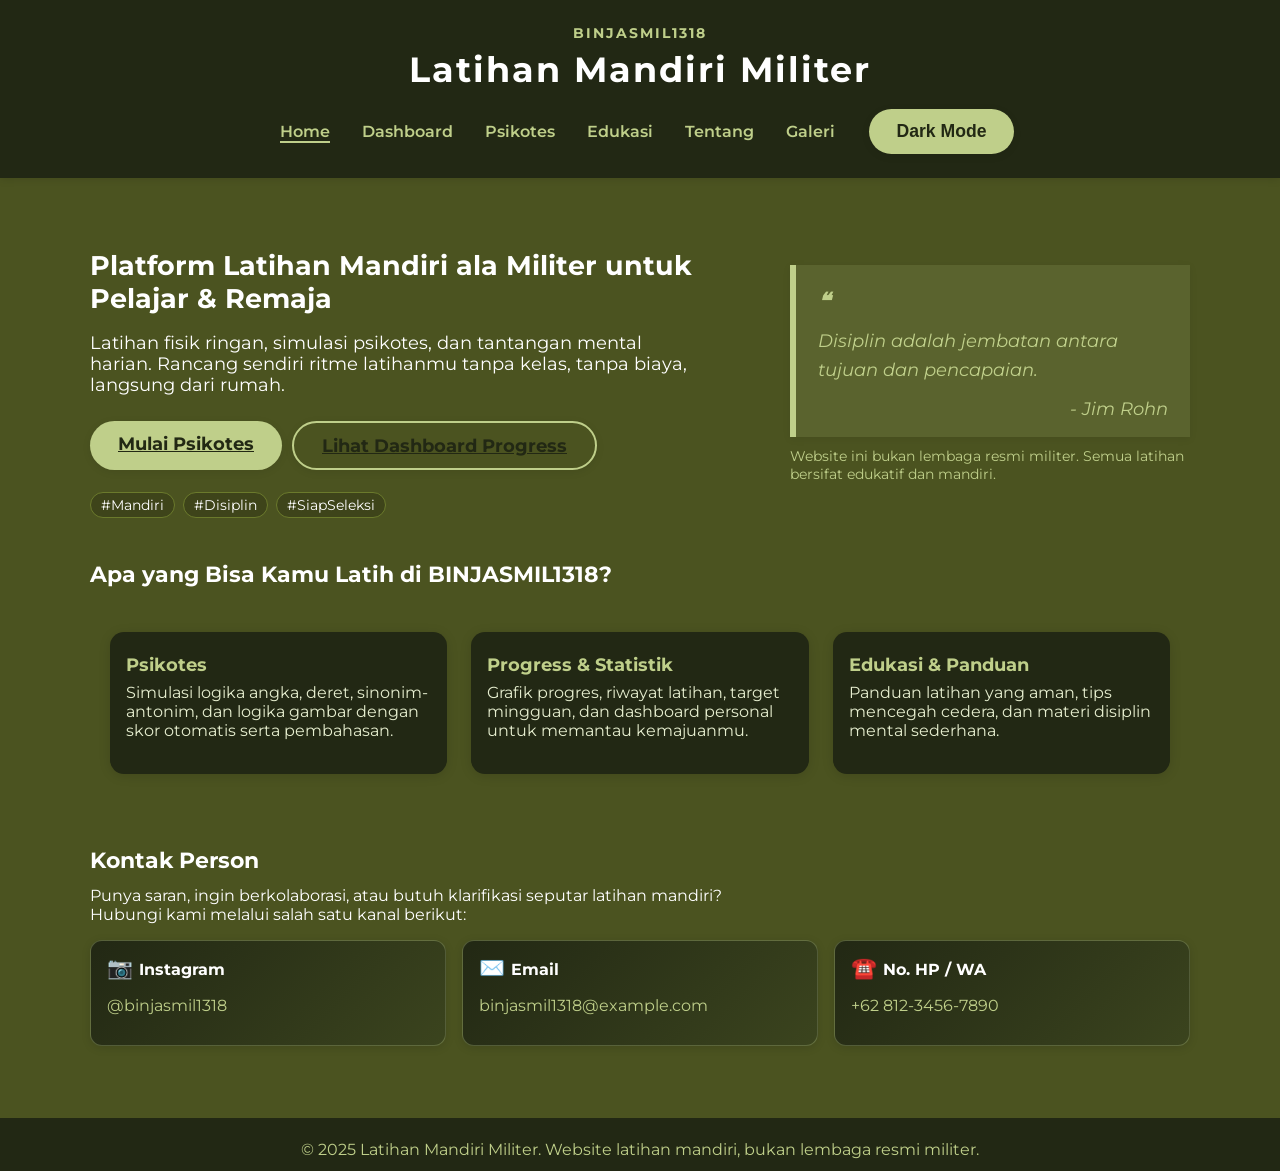
<file: index.html>
<!DOCTYPE html>
<html lang="id">
<head>
  <meta charset="UTF-8">
  <meta name="viewport" content="width=device-width, initial-scale=1.0">
  <title>Latihan Mandiri Militer</title>
  <link href="https://fonts.googleapis.com/css2?family=Montserrat:wght@400;700&display=swap" rel="stylesheet">
  <link rel="stylesheet" href="assets/style.css">
</head>
<body>
  <header>
    <div class="site-logo">BINJASMIL1318</div>
    <h1>Latihan Mandiri Militer</h1>
    <nav role="navigation" aria-label="Navigasi utama">
      <a href="index.html" class="active">Home</a>
      <a href="dashboard.html">Dashboard</a>
      <a href="psikotes.html">Psikotes</a>
      <a href="edukasi.html">Edukasi</a>
      <a href="tentang.html">Tentang</a>
      <a href="galeri.html">Galeri</a>
      <button id="darkModeBtn" class="btn btn-dark-toggle">Dark Mode</button>
    </nav>
  </header>
  <section class="hero hero-home">
    <div class="hero-home-inner">
      <div class="hero-home-text">
        <h2>Platform Latihan Mandiri ala Militer untuk Pelajar & Remaja</h2>
        <p>Latihan fisik ringan, simulasi psikotes, dan tantangan mental harian. Rancang sendiri ritme latihanmu tanpa kelas, tanpa biaya, langsung dari rumah.</p>
        <div class="hero-actions">
          <a href="psikotes.html" class="btn hero-cta">Mulai Psikotes</a>
          <a href="dashboard.html" class="btn hero-secondary">Lihat Dashboard Progress</a>
        </div>
        <ul class="hero-badges">
          <li>#Mandiri</li>
          <li>#Disiplin</li>
          <li>#SiapSeleksi</li>
        </ul>
      </div>
      <div class="hero-home-side">
        <blockquote class="quote quote-box">
          <span class="quote-icon">&#10077;</span>
          <span class="quote-text">Disiplin adalah jembatan antara tujuan dan pencapaian.</span>
          <span class="quote-author">- Jim Rohn</span>
        </blockquote>
        <p class="hero-note">Website ini bukan lembaga resmi militer. Semua latihan bersifat edukatif dan mandiri.</p>
      </div>
    </div>
  </section>
  <section class="home-features">
    <div class="home-features-inner">
      <h2 class="home-section-title">Apa yang Bisa Kamu Latih di BINJASMIL1318?</h2>
      <div class="card-grid">
        <div class="card">
          <h3>Psikotes</h3>
          <p>Simulasi logika angka, deret, sinonim-antonim, dan logika gambar dengan skor otomatis serta pembahasan.</p>
        </div>
        <div class="card">
          <h3>Progress & Statistik</h3>
          <p>Grafik progres, riwayat latihan, target mingguan, dan dashboard personal untuk memantau kemajuanmu.</p>
        </div>
        <div class="card">
          <h3>Edukasi & Panduan</h3>
          <p>Panduan latihan yang aman, tips mencegah cedera, dan materi disiplin mental sederhana.</p>
        </div>
      </div>
    </div>
  </section>
  <section class="home-contact">
    <div class="home-contact-inner">
      <h2 class="home-section-title">Kontak Person</h2>
      <p class="home-contact-text">Punya saran, ingin berkolaborasi, atau butuh klarifikasi seputar latihan mandiri? Hubungi kami melalui salah satu kanal berikut:</p>
      <div class="home-contact-grid">
        <div class="home-contact-item">
          <h3><span class="home-contact-icon">📷</span>Instagram</h3>
          <p><a href="https://instagram.com/binjasmil1318" target="_blank" rel="noopener">@binjasmil1318</a></p>
        </div>
        <div class="home-contact-item">
          <h3><span class="home-contact-icon">✉️</span>Email</h3>
          <p><a href="mailto:binjasmil1318@example.com">binjasmil1318@example.com</a></p>
        </div>
        <div class="home-contact-item">
          <h3><span class="home-contact-icon">☎️</span>No. HP / WA</h3>
          <p><a href="https://wa.me/6281234567890" target="_blank" rel="noopener">+62 812-3456-7890</a></p>
        </div>
      </div>
    </div>
  </section>
  <footer>
    &copy; 2025 Latihan Mandiri Militer. Website latihan mandiri, bukan lembaga resmi militer.
  </footer>
  <script src="js/main.js"></script>
</body>
</html>
</file>
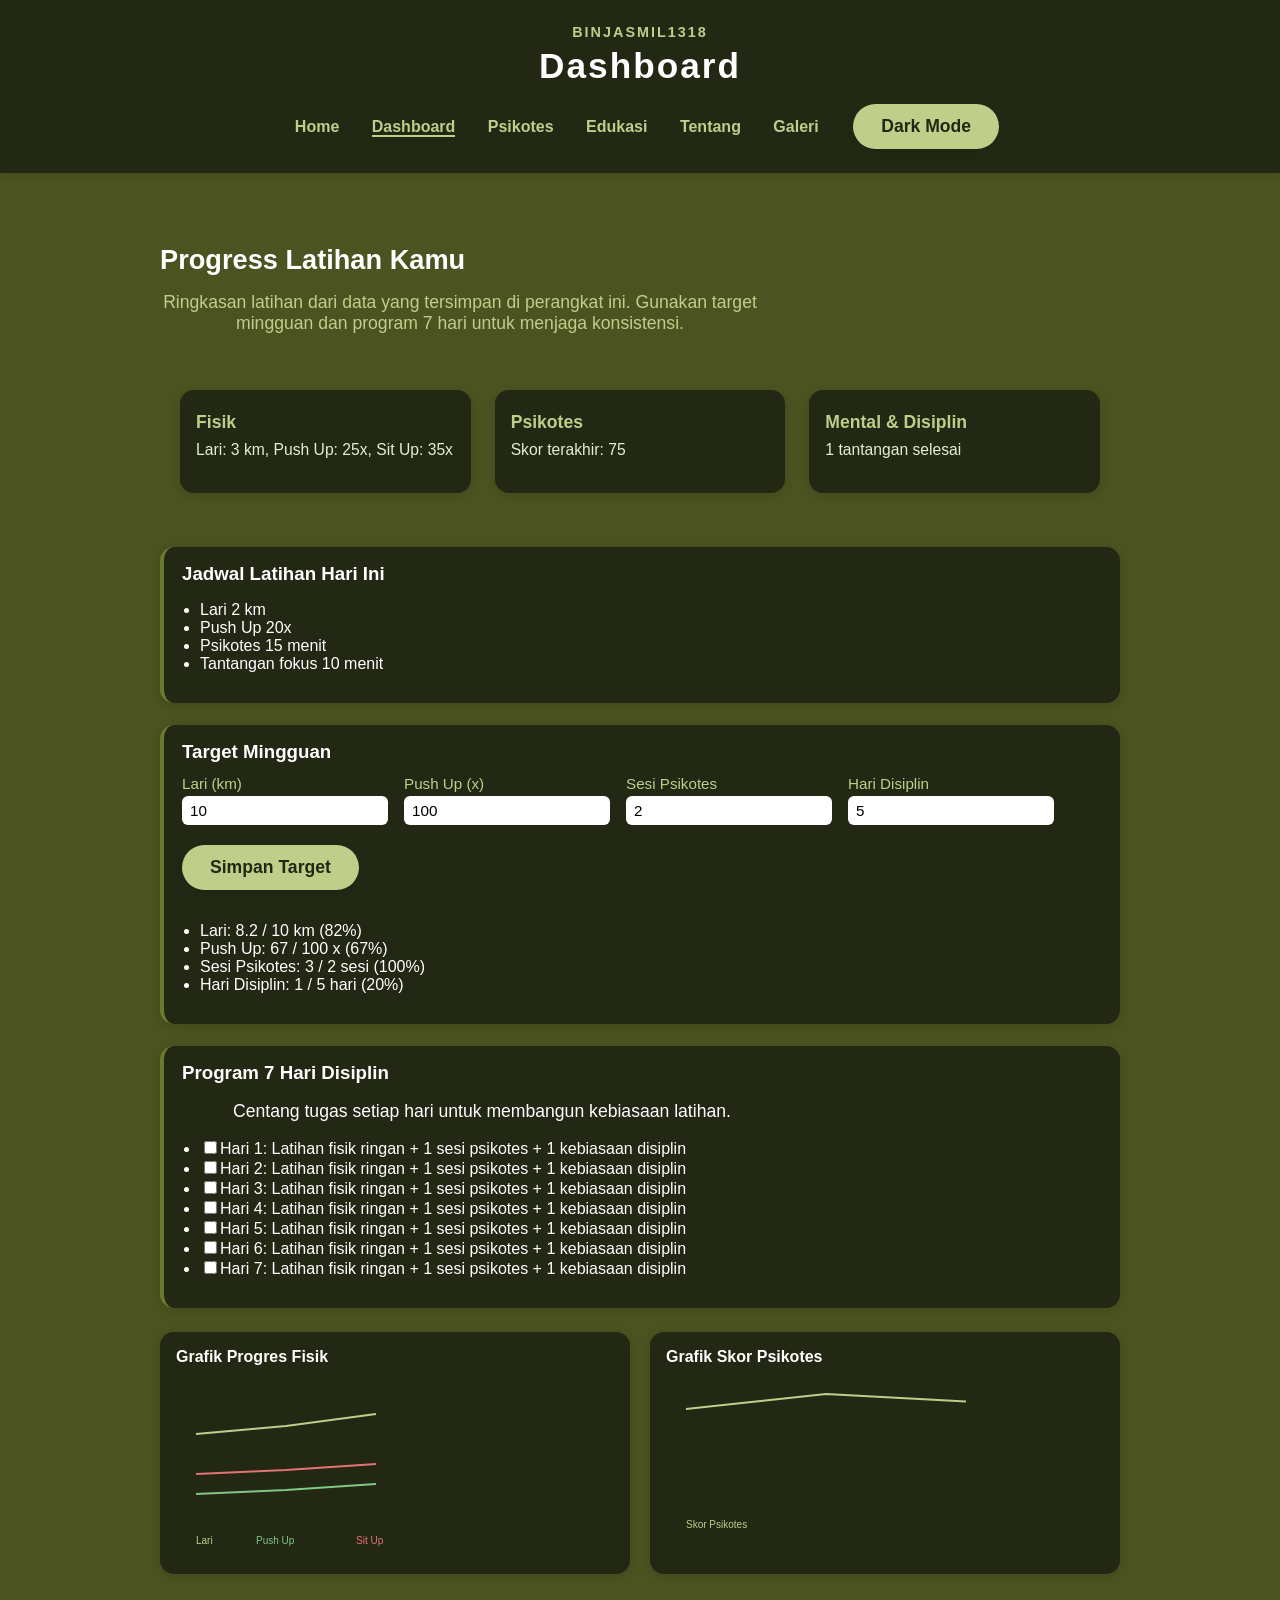
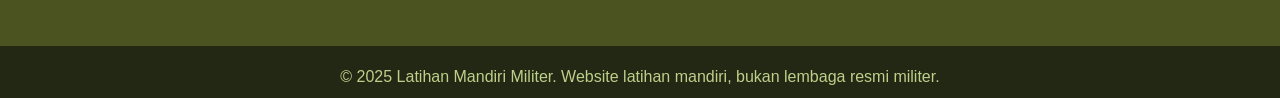
<file: dashboard.html>
<!DOCTYPE html>
<html lang="id">
<head>
  <meta charset="UTF-8">
  <meta name="viewport" content="width=device-width, initial-scale=1.0">
  <title>Dashboard - Latihan Mandiri Militer</title>
  <link rel="stylesheet" href="assets/style.css">
</head>
<body>
  <header>
    <div class="site-logo">BINJASMIL1318</div>
    <h1>Dashboard</h1>
    <nav role="navigation" aria-label="Navigasi utama">
      <a href="index.html">Home</a>
      <a href="dashboard.html" class="active">Dashboard</a>
      <a href="psikotes.html">Psikotes</a>
      <a href="edukasi.html">Edukasi</a>
      <a href="tentang.html">Tentang</a>
      <a href="galeri.html">Galeri</a>
      <button id="darkModeBtn" class="btn btn-dark-toggle">Dark Mode</button>
    </nav>
  </header>
  <section class="hero hero-dashboard">
    <div class="hero-dashboard-inner">
      <h2>Progress Latihan Kamu</h2>
      <p class="dashboard-subtitle">Ringkasan latihan dari data yang tersimpan di perangkat ini. Gunakan target mingguan dan program 7 hari untuk menjaga konsistensi.</p>
      <div id="progress-summary" class="card-grid">
        <div class="card">
          <h3>Fisik</h3>
          <p id="fisik-progress">Loading...</p>
        </div>
        <div class="card">
          <h3>Psikotes</h3>
          <p id="psikotes-progress">Loading...</p>
        </div>
        <div class="card">
          <h3>Mental & Disiplin</h3>
          <p id="mental-progress">Loading...</p>
        </div>
      </div>
      <div class="dashboard-section-card">
        <h3>Jadwal Latihan Hari Ini</h3>
        <ul id="jadwal-hari-ini">
          <li>Loading...</li>
        </ul>
      </div>
      <div class="dashboard-section-card">
        <h3>Target Mingguan</h3>
        <form id="formTarget" class="target-form">
          <label>
            Lari (km)
            <input type="number" id="targetLari" min="0" step="0.5">
          </label>
          <label>
            Push Up (x)
            <input type="number" id="targetPushup" min="0" step="1">
          </label>
          <label>
            Sesi Psikotes
            <input type="number" id="targetPsikotes" min="0" step="1">
          </label>
          <label>
            Hari Disiplin
            <input type="number" id="targetDisiplin" min="0" step="1">
          </label>
          <button type="submit" class="btn target-save-btn">Simpan Target</button>
        </form>
        <p id="targetInfo" class="small-info"></p>
        <ul id="target-mingguan">
          <li>Loading...</li>
        </ul>
      </div>
      <div class="dashboard-section-card">
        <h3>Program 7 Hari Disiplin</h3>
        <div class="program-card">
          <p>Centang tugas setiap hari untuk membangun kebiasaan latihan.</p>
          <ul id="program-7hari"></ul>
        </div>
      </div>
      <div class="dashboard-charts">
        <div class="chart-box">
          <h3>Grafik Progres Fisik</h3>
          <canvas id="progressChart" width="320" height="180"></canvas>
        </div>
        <div class="chart-box">
          <h3>Grafik Skor Psikotes</h3>
          <canvas id="psikotesChart" width="320" height="160"></canvas>
        </div>
      </div>
    </div>
  </section>
  <footer>
    &copy; 2025 Latihan Mandiri Militer. Website latihan mandiri, bukan lembaga resmi militer.
  </footer>
  <script src="js/main.js"></script>
  <script src="js/dashboard.js"></script>
</body>
</html>
</file>
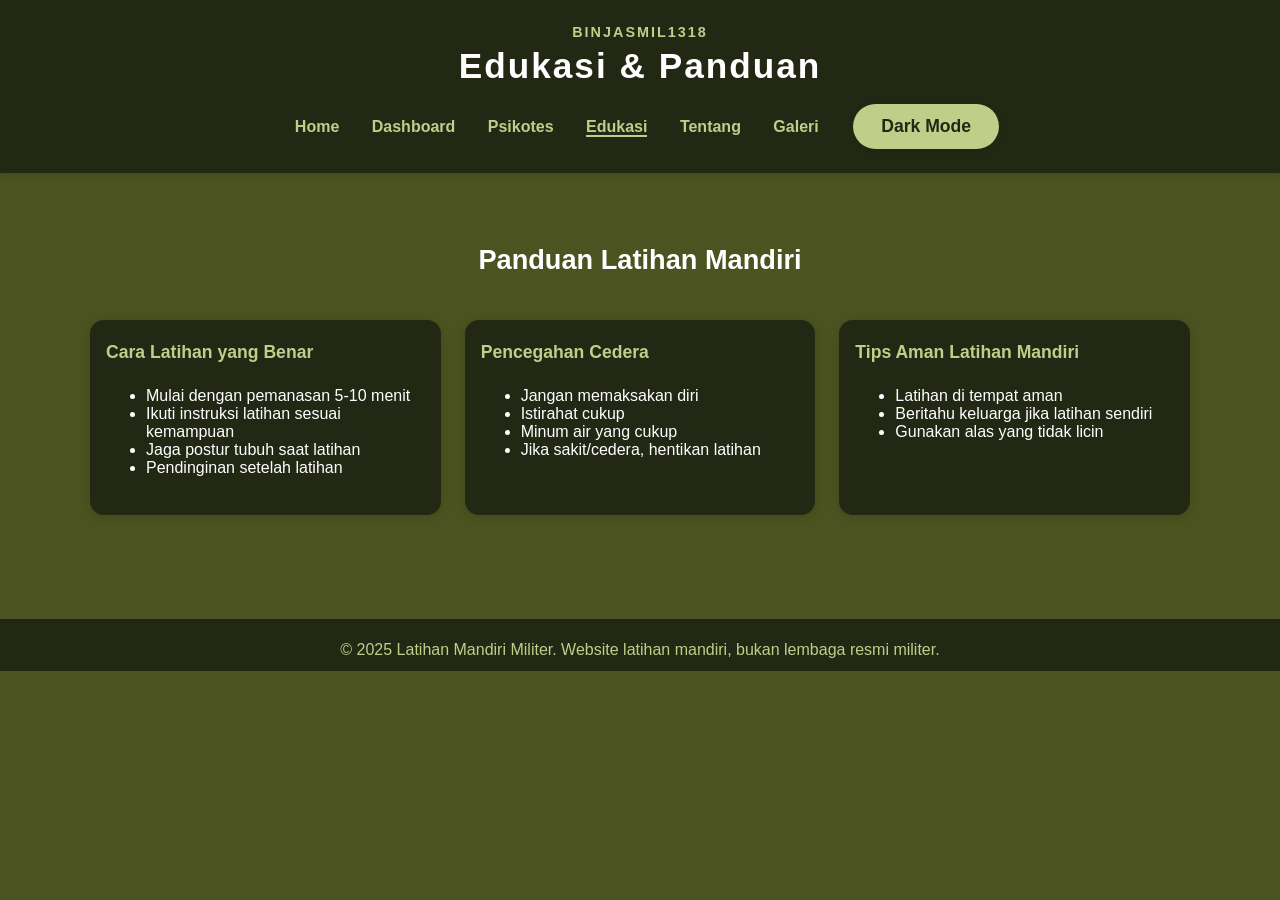
<file: edukasi.html>
<!DOCTYPE html>
<html lang="id">
<head>
  <meta charset="UTF-8">
  <meta name="viewport" content="width=device-width, initial-scale=1.0">
  <title>Edukasi & Panduan - Latihan Mandiri Militer</title>
  <link rel="stylesheet" href="assets/style.css">
</head>
<body>
  <header>
    <div class="site-logo">BINJASMIL1318</div>
    <h1>Edukasi & Panduan</h1>
    <nav role="navigation" aria-label="Navigasi utama">
      <a href="index.html">Home</a>
      <a href="dashboard.html">Dashboard</a>
      <a href="psikotes.html">Psikotes</a>
      <a href="edukasi.html" class="active">Edukasi</a>
      <a href="tentang.html">Tentang</a>
      <a href="galeri.html">Galeri</a>
      <button id="darkModeBtn" class="btn btn-dark-toggle">Dark Mode</button>
    </nav>
  </header>
  <section class="hero">
    <h2>Panduan Latihan Mandiri</h2>
    <div class="card-grid">
      <div class="card">
        <h3>Cara Latihan yang Benar</h3>
        <ul>
          <li>Mulai dengan pemanasan 5-10 menit</li>
          <li>Ikuti instruksi latihan sesuai kemampuan</li>
          <li>Jaga postur tubuh saat latihan</li>
          <li>Pendinginan setelah latihan</li>
        </ul>
      </div>
      <div class="card">
        <h3>Pencegahan Cedera</h3>
        <ul>
          <li>Jangan memaksakan diri</li>
          <li>Istirahat cukup</li>
          <li>Minum air yang cukup</li>
          <li>Jika sakit/cedera, hentikan latihan</li>
        </ul>
      </div>
      <div class="card">
        <h3>Tips Aman Latihan Mandiri</h3>
        <ul>
          <li>Latihan di tempat aman</li>
          <li>Beritahu keluarga jika latihan sendiri</li>
          <li>Gunakan alas yang tidak licin</li>
        </ul>
      </div>
    </div>
  </section>
  <footer>
    &copy; 2025 Latihan Mandiri Militer. Website latihan mandiri, bukan lembaga resmi militer.
  </footer>
  <script src="js/main.js"></script>
</body>
</html>
</file>
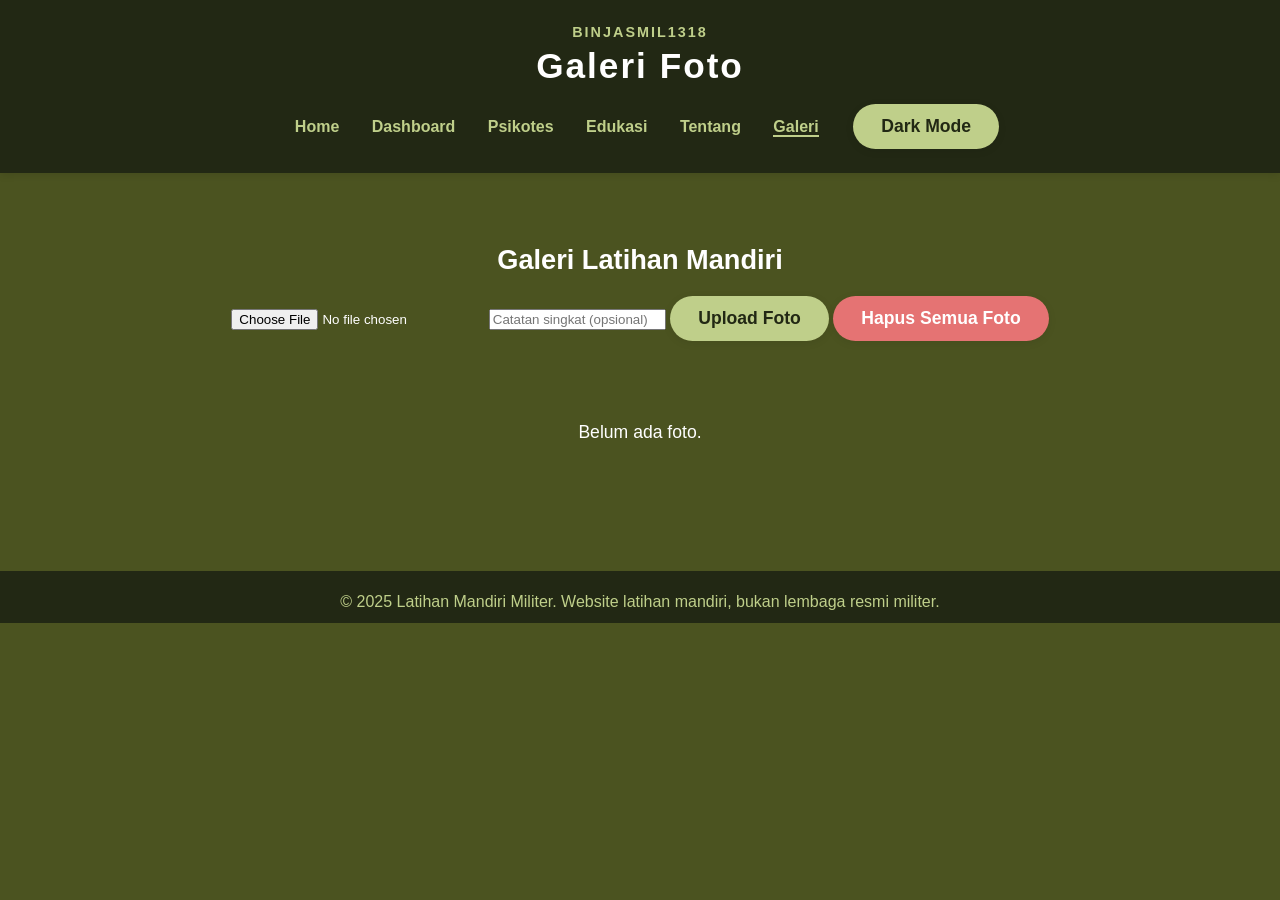
<file: galeri.html>
<!DOCTYPE html>
<html lang="id">
<head>
  <meta charset="UTF-8">
  <meta name="viewport" content="width=device-width, initial-scale=1.0">
  <title>Galeri Foto - Latihan Mandiri Militer</title>
  <link rel="stylesheet" href="assets/style.css">
</head>
<body>
  <header>
    <div class="site-logo">BINJASMIL1318</div>
    <h1>Galeri Foto</h1>
    <nav role="navigation" aria-label="Navigasi utama">
      <a href="index.html">Home</a>
      <a href="dashboard.html">Dashboard</a>
      <a href="psikotes.html">Psikotes</a>
      <a href="edukasi.html">Edukasi</a>
      <a href="tentang.html">Tentang</a>
      <a href="galeri.html" class="active">Galeri</a>
      <button id="darkModeBtn" class="btn btn-dark-toggle">Dark Mode</button>
    </nav>
  </header>
  <section class="hero">
    <h2>Galeri Latihan Mandiri</h2>
    <form id="formFoto" class="galeri-form">
      <input type="file" id="fotoInput" accept="image/*" required>
      <input type="text" id="fotoCatatan" placeholder="Catatan singkat (opsional)">
      <button type="submit" class="btn">Upload Foto</button>
      <button type="button" id="hapusSemuaBtn" class="btn" style="background:#e57373;color:#fff;">Hapus Semua Foto</button>
    </form>
    <div id="galeriGrid" class="card-grid"></div>
  </section>
  <footer>
    &copy; 2025 Latihan Mandiri Militer. Website latihan mandiri, bukan lembaga resmi militer.
  </footer>
  <script src="js/main.js"></script>
  <script src="js/galeri.js"></script>
</body>
</html>
</file>
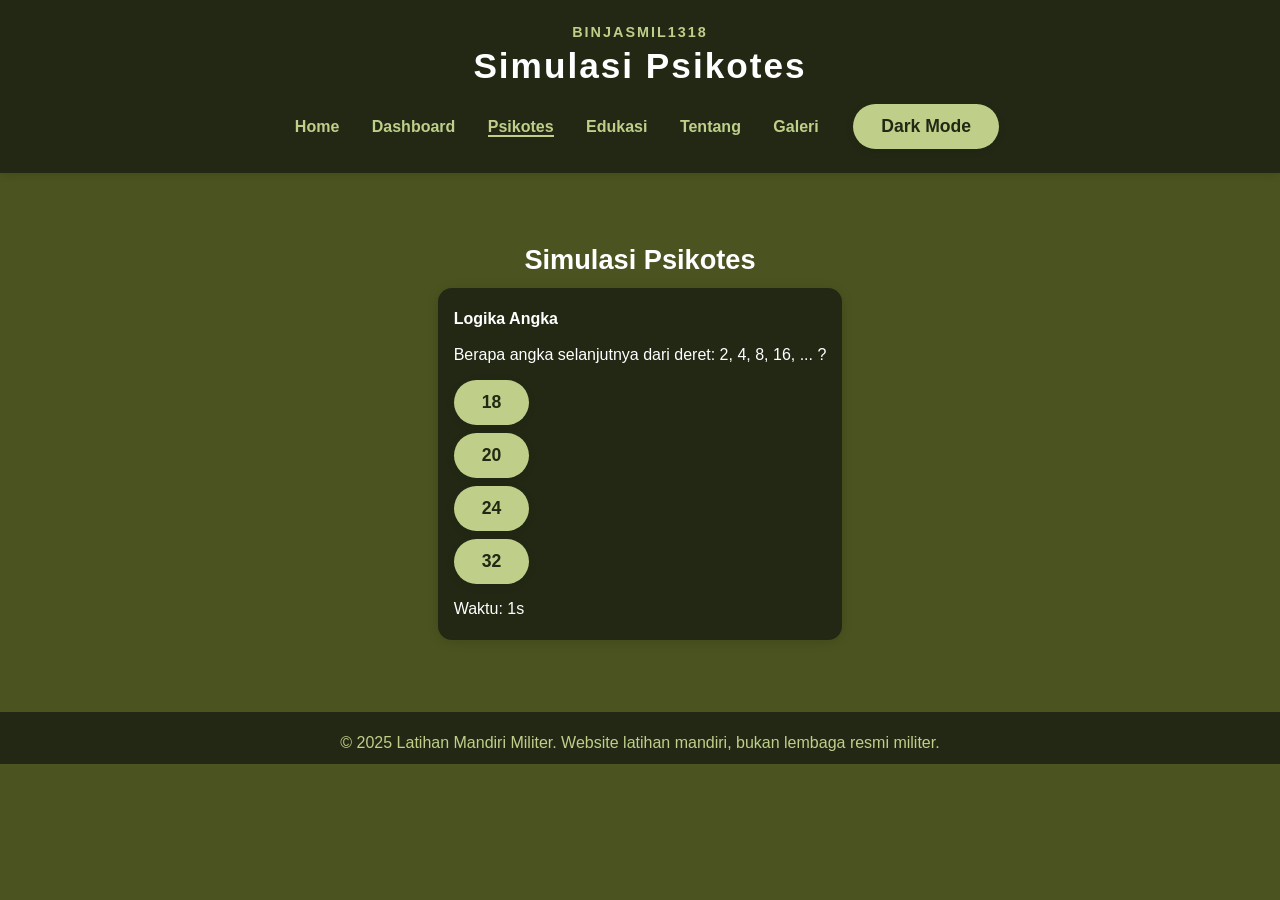
<file: psikotes.html>
<!DOCTYPE html>
<html lang="id">
<head>
  <meta charset="UTF-8">
  <meta name="viewport" content="width=device-width, initial-scale=1.0">
  <title>Psikotes - Latihan Mandiri Militer</title>
  <link rel="stylesheet" href="assets/style.css">
</head>
<body>
  <header>
    <div class="site-logo">BINJASMIL1318</div>
    <h1>Simulasi Psikotes</h1>
    <nav role="navigation" aria-label="Navigasi utama">
      <a href="index.html">Home</a>
      <a href="dashboard.html">Dashboard</a>
      <a href="psikotes.html" class="active">Psikotes</a>
      <a href="edukasi.html">Edukasi</a>
      <a href="tentang.html">Tentang</a>
      <a href="galeri.html">Galeri</a>
      <button id="darkModeBtn" class="btn btn-dark-toggle">Dark Mode</button>
    </nav>
  </header>
  <section class="hero">
    <h2>Simulasi Psikotes</h2>
    <div id="psikotesApp" class="card" style="max-width:600px;margin:auto;"></div>
  </section>
  <footer>
    &copy; 2025 Latihan Mandiri Militer. Website latihan mandiri, bukan lembaga resmi militer.
  </footer>
  <script src="js/main.js"></script>
  <script src="js/psikotes.js"></script>
</body>
</html>
</file>
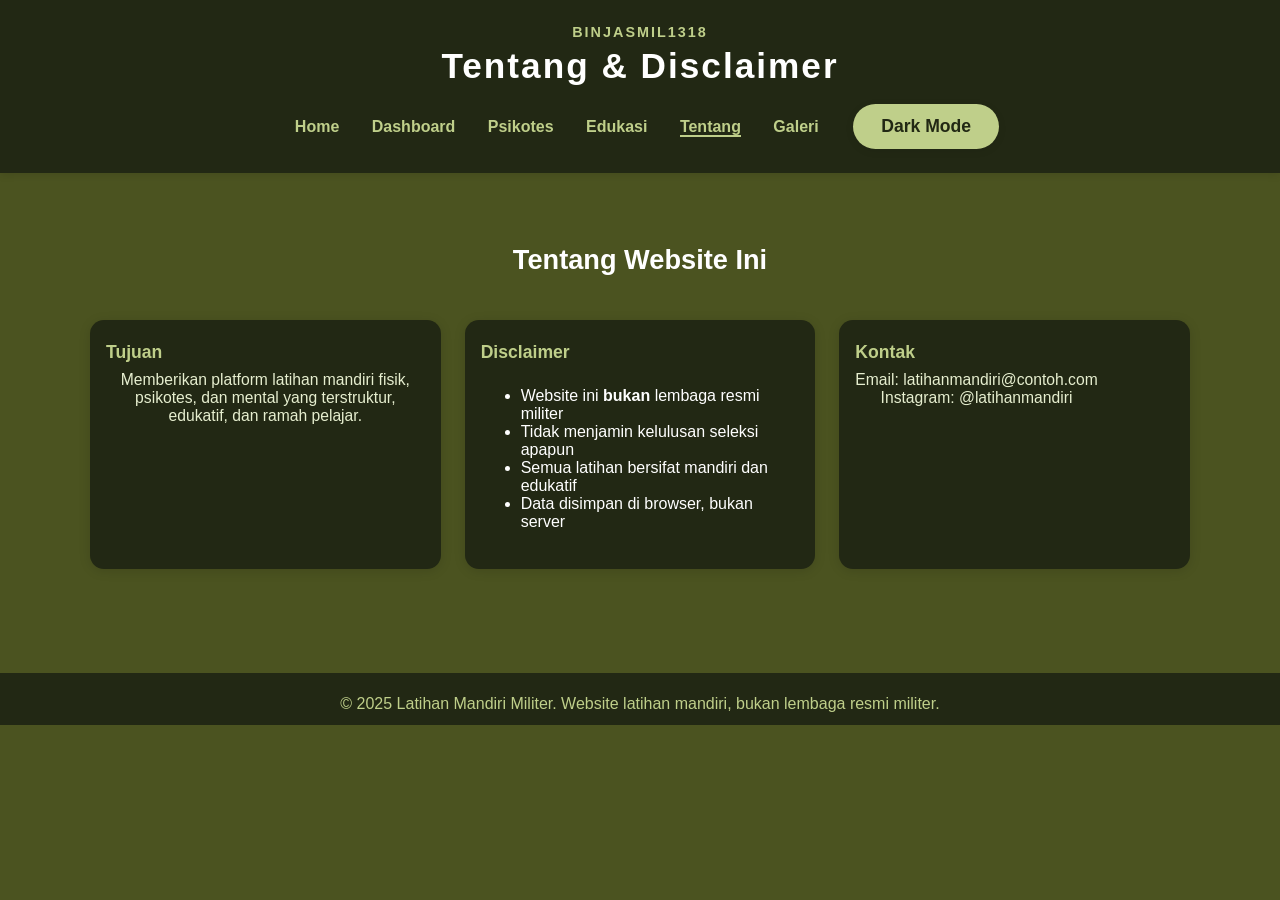
<file: tentang.html>
<!DOCTYPE html>
<html lang="id">
<head>
  <meta charset="UTF-8">
  <meta name="viewport" content="width=device-width, initial-scale=1.0">
  <title>Tentang & Disclaimer - Latihan Mandiri Militer</title>
  <link rel="stylesheet" href="assets/style.css">
</head>
<body>
  <header>
    <div class="site-logo">BINJASMIL1318</div>
    <h1>Tentang & Disclaimer</h1>
    <nav role="navigation" aria-label="Navigasi utama">
      <a href="index.html">Home</a>
      <a href="dashboard.html">Dashboard</a>
      <a href="psikotes.html">Psikotes</a>
      <a href="edukasi.html">Edukasi</a>
      <a href="tentang.html" class="active">Tentang</a>
      <a href="galeri.html">Galeri</a>
      <button id="darkModeBtn" class="btn btn-dark-toggle">Dark Mode</button>
    </nav>
  </header>
  <section class="hero">
    <h2>Tentang Website Ini</h2>
    <div class="card-grid">
      <div class="card">
        <h3>Tujuan</h3>
        <p>Memberikan platform latihan mandiri fisik, psikotes, dan mental yang terstruktur, edukatif, dan ramah pelajar.</p>
      </div>
      <div class="card">
        <h3>Disclaimer</h3>
        <ul>
          <li>Website ini <b>bukan</b> lembaga resmi militer</li>
          <li>Tidak menjamin kelulusan seleksi apapun</li>
          <li>Semua latihan bersifat mandiri dan edukatif</li>
          <li>Data disimpan di browser, bukan server</li>
        </ul>
      </div>
      <div class="card">
        <h3>Kontak</h3>
        <p>Email: latihanmandiri@contoh.com<br>Instagram: @latihanmandiri</p>
      </div>
    </div>
  </section>
  <footer>
    &copy; 2025 Latihan Mandiri Militer. Website latihan mandiri, bukan lembaga resmi militer.
  </footer>
  <script src="js/main.js"></script>
</body>
</html>
</file>
<file: assets/style.css>
/* style.css - Tema militer, dark mode, responsive */
:root {
  --army-green: #4B5320;
  --army-dark: #222814;
  --army-light: #bfcf8a;
  --army-accent: #6b7a2c;
  --text-main: #fff;
  --text-secondary: #bfcf8a;
  --danger: #e57373;
  --success: #81c784;
  --bg-dark: #181c10;
}

body {
  margin: 0;
  font-family: 'Montserrat', Arial, sans-serif;
  background: var(--army-green);
  color: var(--text-main);
  min-height: 100vh;
  transition: background 0.3s, color 0.3s;
}

header {
  background: var(--army-dark);
  padding: 24px 0 16px 0;
  box-shadow: 0 2px 8px rgba(0,0,0,0.1);
  display: flex;
  flex-direction: column;
  align-items: center;
}
 .site-logo {
  font-size: 0.9rem;
  font-weight: 700;
  letter-spacing: 2px;
  text-transform: uppercase;
  color: var(--army-light);
  margin-bottom: 6px;
}
header h1 {
  margin: 0;
  font-size: 2.2rem;
  font-weight: 700;
  letter-spacing: 2px;
}
nav {
  margin-top: 10px;
}
nav a {
  color: var(--army-light);
  text-decoration: none;
  margin: 0 14px;
  font-weight: 600;
  transition: color 0.2s;
}
nav a:hover {
  color: #fff;
}
nav a.active {
  border-bottom: 2px solid var(--army-light);
}
.nav-logout {
  margin-left: 16px;
}

.btn {
  background: var(--army-light);
  color: var(--army-dark);
  padding: 12px 28px;
  border: none;
  border-radius: 30px;
  font-size: 1.1rem;
  font-weight: 700;
  cursor: pointer;
  margin: 8px 0;
  box-shadow: 0 2px 8px rgba(0,0,0,0.08);
  transition: background 0.2s, color 0.2s;
}
.btn:hover {
  background: #fff;
  color: var(--army-green);
}
.btn-dark-toggle {
  margin-left: 16px;
}

section.hero {
  display: flex;
  flex-direction: column;
  align-items: center;
  justify-content: center;
  padding: 48px 20px 32px 20px;
}
.hero h2 {
  font-size: 1.7rem;
  margin-bottom: 12px;
  font-weight: 700;
}
.hero p {
  font-size: 1.1rem;
  max-width: 600px;
  text-align: center;
  margin-bottom: 24px;
}
.hero-cta {
  margin-top: 8px;
}

/* Home layout */
.hero-home {
  display: block;
  padding: 40px 20px 32px 20px;
}
.hero-home-inner {
  max-width: 1100px;
  width: 100%;
  margin: 0 auto;
  display: grid;
  grid-template-columns: minmax(0, 2fr) minmax(0, 1.2fr);
  gap: 32px;
  align-items: center;
}
.hero-home-text h2 {
  text-align: left;
  margin-bottom: 14px;
}
.hero-home-text p {
  text-align: left;
  margin-bottom: 18px;
}
.hero-actions {
  display: flex;
  flex-wrap: wrap;
  gap: 10px;
  margin-bottom: 14px;
}
.hero-secondary {
  background: transparent;
  border: 2px solid var(--army-light);
}
.hero-badges {
  list-style: none;
  padding: 0;
  margin: 6px 0 0 0;
  display: flex;
  flex-wrap: wrap;
  gap: 8px;
}
.hero-badges li {
  font-size: 0.85rem;
  padding: 4px 10px;
  border-radius: 999px;
  border: 1px solid var(--army-accent);
  background: rgba(0,0,0,0.18);
}
.hero-home-side .hero-note {
  margin-top: 10px;
  font-size: 0.9rem;
  color: var(--text-secondary);
  text-align: left;
}

.home-features {
  padding: 10px 20px 32px 20px;
}
.home-features-inner {
  max-width: 1100px;
  margin: 0 auto;
}
.home-section-title {
  text-align: left;
  font-size: 1.4rem;
  margin: 0 0 12px 0;
}

.home-contact {
  padding: 8px 20px 32px 20px;
}
.home-contact-inner {
  max-width: 1100px;
  margin: 0 auto;
}
.home-contact-text {
  margin: 6px 0 16px 0;
  max-width: 640px;
}
.home-contact-grid {
  display: grid;
  grid-template-columns: repeat(auto-fit, minmax(220px, 1fr));
  gap: 16px;
}
.home-contact-item {
  background: linear-gradient(135deg, #222814, #3b441e);
  border-radius: 12px;
  padding: 14px 16px;
  box-shadow: 0 2px 10px rgba(0,0,0,0.12);
  border: 1px solid rgba(191,207,138,0.3);
  position: relative;
  overflow: hidden;
}
.home-contact-item h3 {
  margin-top: 0;
  margin-bottom: 6px;
  font-size: 1rem;
}
.home-contact-item a {
  color: var(--army-light);
  text-decoration: none;
}
.home-contact-item a:hover {
  text-decoration: underline;
}
.home-contact-icon {
  font-size: 1.3rem;
  margin-right: 6px;
}

.galeri-form {
  margin-bottom: 24px;
}

/* Dashboard layout */
.hero-dashboard {
  align-items: stretch;
  padding: 32px 20px 40px 20px;
}
.hero-dashboard-inner {
  max-width: 960px;
  width: 100%;
  margin: 0 auto;
  text-align: left;
}
.hero-dashboard h2 {
  text-align: left;
  margin-bottom: 16px;
}
.dashboard-subtitle {
  margin-top: 0;
  margin-bottom: 18px;
  font-size: 0.95rem;
  color: var(--text-secondary);
}
.hero-dashboard h3 {
  margin-top: 24px;
  margin-bottom: 8px;
}
.target-form {
  display: flex;
  flex-wrap: wrap;
  gap: 12px 16px;
  align-items: flex-end;
  margin: 12px 0 8px;
}
.target-form label {
  display: flex;
  flex-direction: column;
  font-size: 0.95rem;
  color: var(--army-light);
}
.target-form input {
  margin-top: 4px;
  padding: 6px 8px;
  border-radius: 6px;
  border: none;
  font-size: 0.95rem;
}
.target-save-btn {
  align-self: flex-start;
}
.program-card p {
  margin-bottom: 10px;
}
.dashboard-section-card {
  background: var(--army-dark);
  border-radius: 14px;
  padding: 16px 18px 14px 18px;
  box-shadow: 0 2px 12px rgba(0,0,0,0.13);
  margin-top: 22px;
  border-left: 4px solid var(--army-accent);
}
.dashboard-section-card h3 {
  margin-top: 0;
}
.dashboard-section-card ul {
  padding-left: 18px;
}
.dashboard-charts {
  display: grid;
  grid-template-columns: repeat(auto-fit, minmax(260px, 1fr));
  gap: 20px;
  margin-top: 24px;
}
.chart-box {
  background: var(--army-dark);
  border-radius: 14px;
  padding: 16px;
  box-shadow: 0 2px 12px rgba(0,0,0,0.13);
}
.chart-box h3 {
  margin-top: 0;
  margin-bottom: 8px;
  font-size: 1rem;
}

@media (max-width: 700px) {
  .target-form {
    flex-direction: column;
    align-items: stretch;
  }
  .target-form label,
  .target-save-btn {
    width: 100%;
  }
  .target-save-btn {
    text-align: center;
  }
}

.quote {
  font-style: italic;
  color: var(--army-light);
  margin: 28px auto 0 auto;
  font-size: 1.13rem;
  line-height: 1.6;
  max-width: 420px;
  background: rgba(191,207,138,0.13);
  border-left: 6px solid #bfcf8a;
  padding: 18px 22px 14px 22px;
  box-shadow: 0 2px 8px rgba(0,0,0,0.07);
}
.quote-box {
  text-align: left;
}
.quote-icon {
  display: block;
  font-size: 1.25em;
  font-weight: 600;
  color: #bfcf8a;
  margin-bottom: 8px;
}
.quote-text {
  display: block;
}
.quote-author {
  display: block;
  text-align: right;
  font-size: 0.98em;
  color: #bfcf8a;
  margin-top: 10px;
}

.card-grid {
  display: grid;
  grid-template-columns: repeat(auto-fit, minmax(240px, 1fr));
  gap: 24px;
  padding: 32px 20px;
  max-width: 1100px;
  margin: 0 auto;
}
.card {
  background: var(--army-dark);
  border-radius: 14px;
  padding: 22px 16px;
  box-shadow: 0 2px 12px rgba(0,0,0,0.13);
  display: flex;
  flex-direction: column;
  align-items: flex-start;
  transition: transform 0.2s, box-shadow 0.2s;
}
.card:hover {
  transform: translateY(-4px) scale(1.02);
  box-shadow: 0 6px 24px rgba(0,0,0,0.18);
}
.card h3 {
  margin: 0 0 8px 0;
  font-size: 1.1rem;
  color: var(--army-light);
}
.card p {
  margin: 0 0 12px 0;
  font-size: 0.98rem;
  color: #e6eecf;
}

footer {
  text-align: center;
  padding: 22px 0 12px 0;
  background: var(--army-dark);
  color: var(--army-light);
  font-size: 1rem;
  margin-top: 40px;
}

/* Dark mode toggle */
.dark-mode {
  background: var(--bg-dark) !important;
  color: var(--army-light) !important;
}
.dark-mode header,
.dark-mode footer {
  background: #11150a !important;
  color: var(--army-light) !important;
}
.dark-mode .card {
  background: #232a13 !important;
}

/* Toast box */
#toastBox {
  position: fixed;
  left: 50%;
  bottom: 24px;
  transform: translateX(-50%);
  background: rgba(17,21,10,0.95);
  color: var(--army-light);
  padding: 10px 18px;
  border-radius: 999px;
  font-size: 0.95rem;
  box-shadow: 0 4px 14px rgba(0,0,0,0.35);
  opacity: 0;
  pointer-events: none;
  transition: opacity 0.25s ease-out, transform 0.25s ease-out;
  z-index: 2000;
}
#toastBox.show {
  opacity: 1;
  transform: translateX(-50%) translateY(-4px);
}

/* Responsive */
@media (max-width: 900px) {
  .card-grid {
    grid-template-columns: 1fr 1fr;
    gap: 16px;
  }
}

@media (max-width: 700px) {
  header h1 {
    font-size: 1.1rem;
    word-break: break-word;
    line-height: 1.2;
    margin-bottom: 4px;
  }
  .hero h2 {
    font-size: 1rem;
    word-break: break-word;
    line-height: 1.3;
    margin-bottom: 8px;
  }
  .card-grid {
    grid-template-columns: 1fr;
    gap: 10px;
  }
  nav {
    display: flex;
    flex-wrap: wrap;
    justify-content: center;
    font-size: 0.95em;
    padding: 0 4px;
    gap: 2px;
  }
  nav a, nav button {
    margin: 4px 4px;
    padding: 8px 8px;
    font-size: 0.98em;
    white-space: nowrap;
    line-height: 1.2;
  }
  nav a {
    display: inline-block;
    max-width: 95vw;
    overflow-wrap: break-word;
  }
  .card {
    padding: 14px 8px;
    word-break: break-word;
    line-height: 1.4;
    margin-bottom: 6px;
  }
  .card h3, .card p, .card ul, .card li {
    word-break: break-word;
    line-height: 1.4;
    margin-bottom: 4px;
  }
  .hero {
    padding: 24px 6px 18px 6px;
    word-break: break-word;
  }
  .quote {
    font-size: 0.98em;
    line-height: 1.4;
    margin: 10px 0 0 0;
    padding-left: 10px;
  }
  form#formFoto input[type="file"] {
    width: 100%;
    margin-bottom: 8px;
  }
  #galeriGrid .card {
    min-width: 0;
    max-width: 100vw;
    overflow-wrap: break-word;
  }
  #galeriGrid img {
    max-width: 98vw;
    height: auto;
  }
}

/* Galeri khusus */
#galeriGrid .card {
  align-items: center;
  padding: 10px 4px;
}
#galeriGrid img {
  max-width: 100%;
  max-height: 160px;
  border-radius: 8px;
  margin-bottom: 8px;
  box-shadow: 0 1px 6px rgba(0,0,0,0.12);
}
</file>
